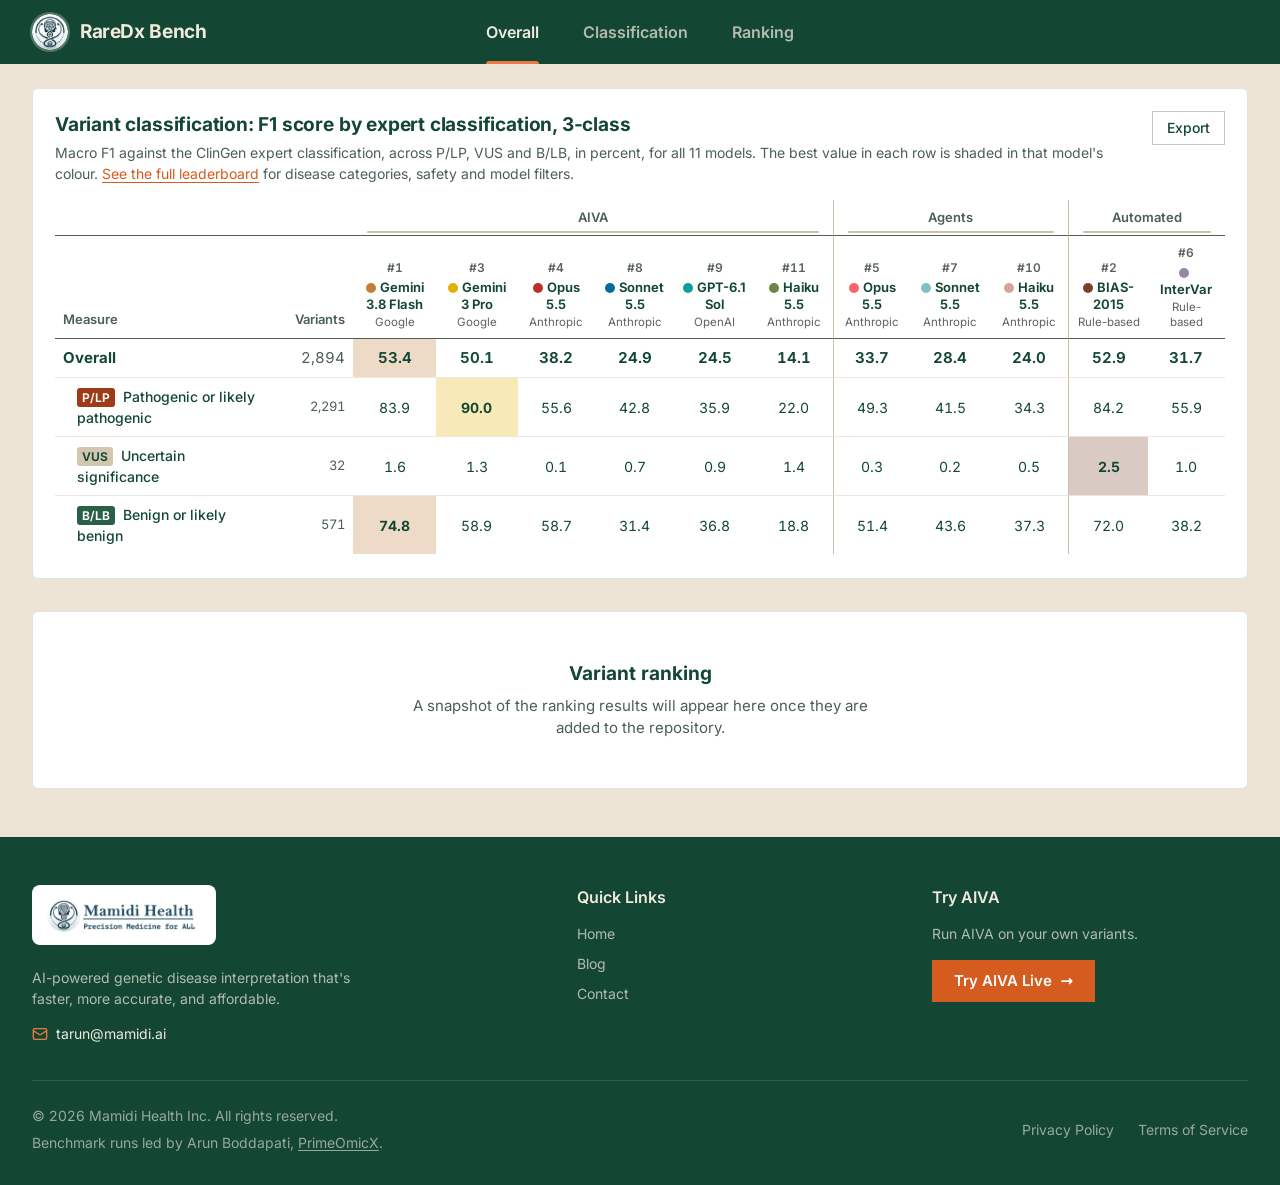
<file: index.html>
<!DOCTYPE html>
<html lang="en">
<head>
<meta charset="UTF-8">
<title>RareDx Bench</title>
<meta http-equiv="refresh" content="0; url=dashboard/">
<link rel="canonical" href="dashboard/">
</head>
<body>
<p><a href="dashboard/">RareDx Bench</a></p>
</body>
</html>
</file>
